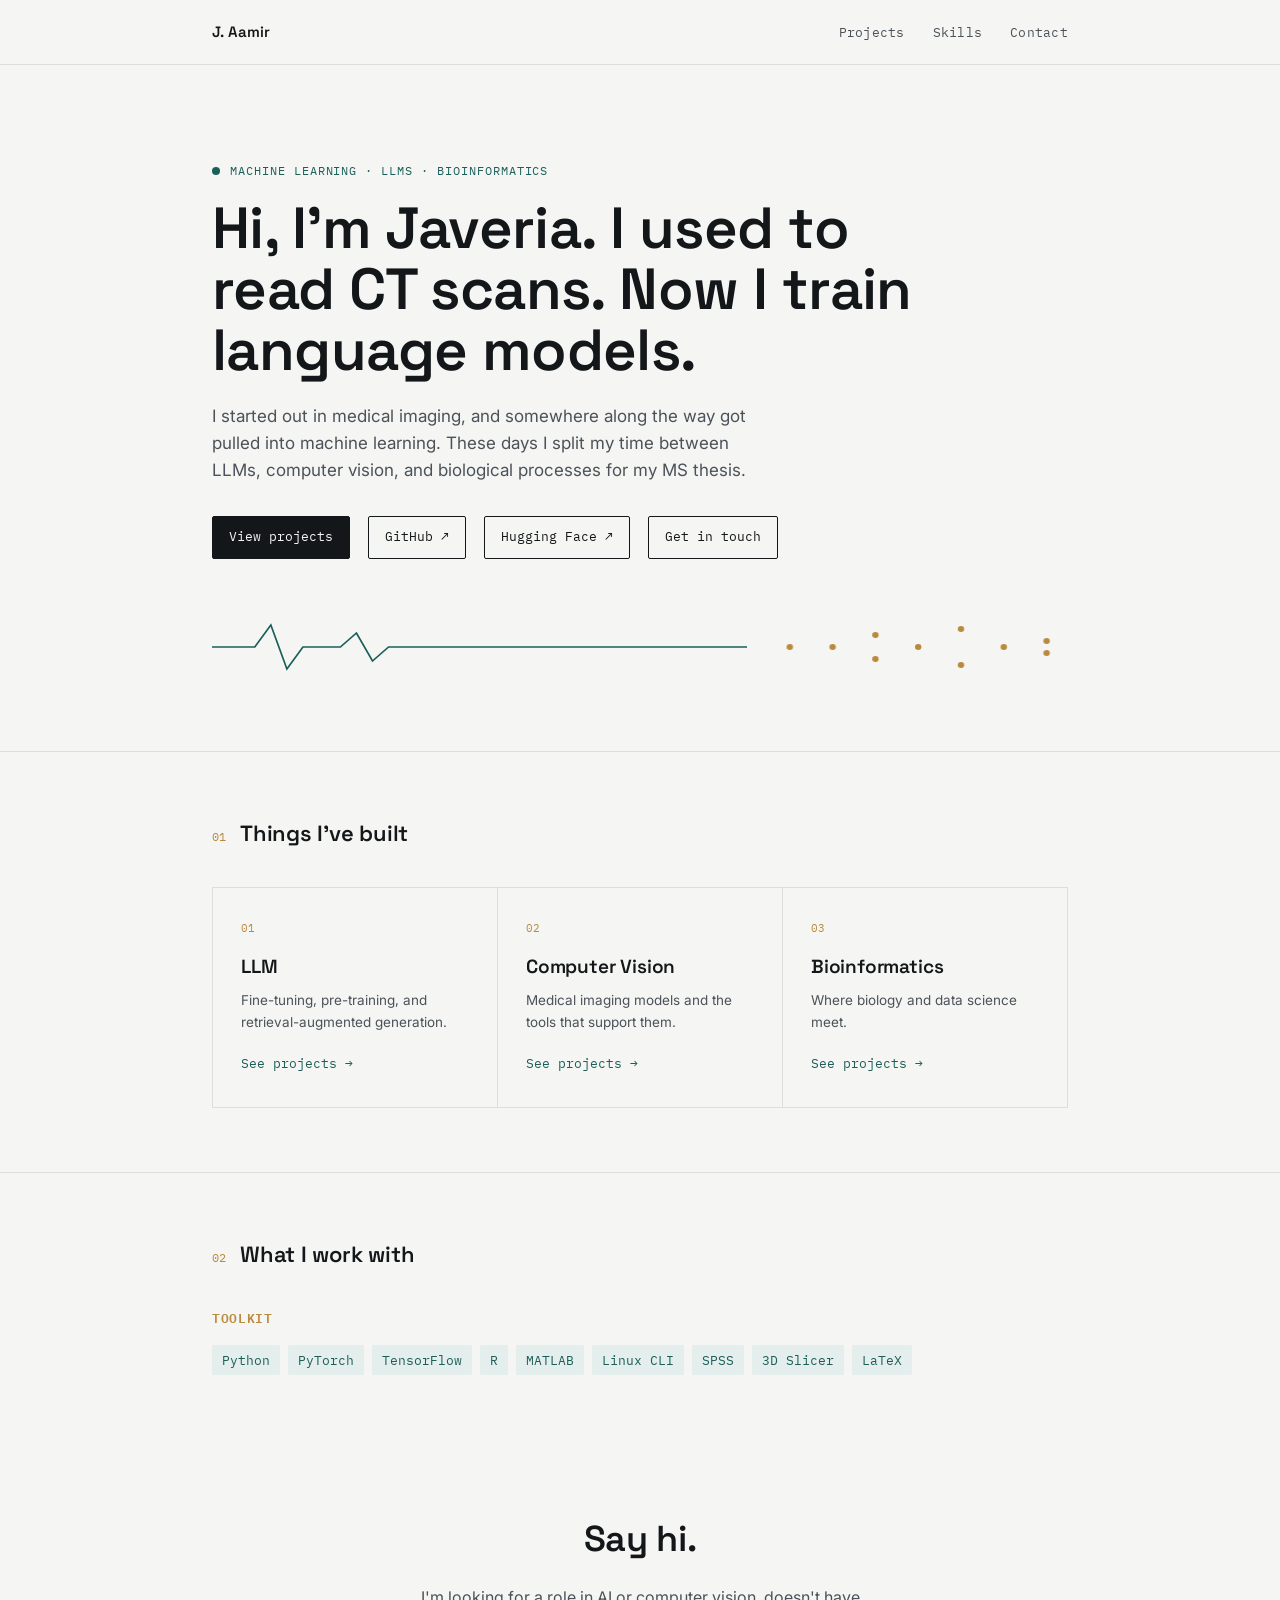
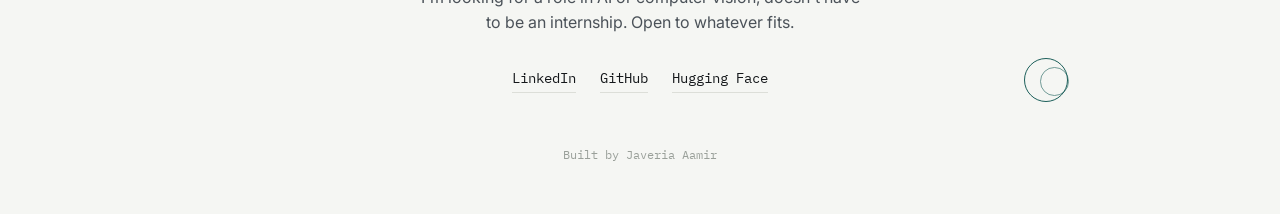
<file: index.html>
<!DOCTYPE html>
<html lang="en">
<head>
<meta charset="UTF-8">
<meta name="viewport" content="width=device-width, initial-scale=1.0">
<title>Javeria Aamir</title>
<meta name="description" content="Javeria Aamir. Machine learning, LLMs, computer vision, and bioinformatics.">
<link rel="preconnect" href="https://fonts.googleapis.com">
<link rel="preconnect" href="https://fonts.gstatic.com" crossorigin>
<link href="https://fonts.googleapis.com/css2?family=Space+Grotesk:wght@400;500;600;700&family=Inter:wght@400;500;600&family=IBM+Plex+Mono:wght@400;500&display=swap" rel="stylesheet">
<link rel="stylesheet" href="style.css">
</head>
<body>

<nav>
  <div class="wrap">
    <a class="nav-name" href="#top">J. Aamir</a>
    <ul class="nav-links">
      <li><a href="#projects">Projects</a></li>
      <li><a href="#skills">Skills</a></li>
      <li><a href="#contact">Contact</a></li>
    </ul>
  </div>
</nav>

<header class="hero" id="top">
  <div class="wrap">
    <div class="eyebrow">Machine Learning · LLMs · Bioinformatics</div>
    <h1>Hi, I'm Javeria. I used to read CT scans. Now I train language models.</h1>
    <p class="lede">I started out in medical imaging, and somewhere along the way got pulled into machine learning. These days I split my time between LLMs, computer vision, and biological processes for my MS thesis.</p>
    <div class="hero-links">
      <a class="primary" href="#projects">View projects</a>
      <a href="https://github.com/J-Aamir" target="_blank" rel="noopener">GitHub ↗</a>
      <a href="https://huggingface.co/Aspire-Pakistan" target="_blank" rel="noopener">Hugging Face ↗</a>
      <a href="#contact">Get in touch</a>
    </div>

    <div class="scan-wrap" aria-hidden="true">
      <svg viewBox="0 0 800 64" preserveAspectRatio="none">
        <path class="scan-path" d="M0,32 L40,32 L55,10 L70,54 L85,32 L120,32 L135,18 L150,46 L165,32 L200,32 L340,32 C 420,32 460,32 500,32" />
        <g class="scan-dots">
          <circle cx="540" cy="32" r="3" style="animation-delay:2.0s"/>
          <circle cx="580" cy="32" r="3" style="animation-delay:2.1s"/>
          <circle cx="620" cy="20" r="3" style="animation-delay:2.2s"/>
          <circle cx="620" cy="44" r="3" style="animation-delay:2.2s"/>
          <circle cx="660" cy="32" r="3" style="animation-delay:2.3s"/>
          <circle cx="700" cy="14" r="3" style="animation-delay:2.4s"/>
          <circle cx="700" cy="50" r="3" style="animation-delay:2.4s"/>
          <circle cx="740" cy="32" r="3" style="animation-delay:2.5s"/>
          <circle cx="780" cy="26" r="3" style="animation-delay:2.6s"/>
          <circle cx="780" cy="38" r="3" style="animation-delay:2.6s"/>
        </g>
      </svg>
    </div>
  </div>
</header>

<section id="projects">
  <div class="wrap">
    <div class="section-head"><span class="section-num">01</span><h2>Things I've built</h2></div>
    <div class="category-grid">
      <a class="category-tile" href="llm.html">
        <span class="cat-num">01</span>
        <h3>LLM</h3>
        <p>Fine-tuning, pre-training, and retrieval-augmented generation.</p>
        <span class="cat-go">See projects →</span>
      </a>
      <a class="category-tile" href="computer-vision.html">
        <span class="cat-num">02</span>
        <h3>Computer Vision</h3>
        <p>Medical imaging models and the tools that support them.</p>
        <span class="cat-go">See projects →</span>
      </a>
      <a class="category-tile" href="bioinformatics.html">
        <span class="cat-num">03</span>
        <h3>Bioinformatics</h3>
        <p>Where biology and data science meet.</p>
        <span class="cat-go">See projects →</span>
      </a>
    </div>
  </div>
</section>

<section id="skills">
  <div class="wrap">
    <div class="section-head"><span class="section-num">02</span><h2>What I work with</h2></div>
    <div class="skills-block">
      <h3>Toolkit</h3>
      <div class="tag-list">
        <span class="tag">Python</span>
        <span class="tag">PyTorch</span>
        <span class="tag">TensorFlow</span>
        <span class="tag">R</span>
        <span class="tag">MATLAB</span>
        <span class="tag">Linux CLI</span>
        <span class="tag">SPSS</span>
        <span class="tag">3D Slicer</span>
        <span class="tag">LaTeX</span>
      </div>
    </div>
  </div>
</section>

<footer id="contact">
  <div class="wrap">
    <h2>Say hi.</h2>
    <p>I'm looking for a role in AI or computer vision, doesn't have to be an internship. Open to whatever fits.</p>
    <div class="footer-row">
      <div class="contact-links">
        <a href="https://linkedin.com/in/javeriaaamirpk" target="_blank" rel="noopener">LinkedIn</a>
        <a href="https://github.com/J-Aamir" target="_blank" rel="noopener">GitHub</a>
        <a href="https://huggingface.co/Aspire-Pakistan" target="_blank" rel="noopener">Hugging Face</a>
      </div>
      <div class="oloid-stage corner" aria-hidden="true">
        <div class="oloid">
          <div class="oloid-ring a"></div>
          <div class="oloid-ring b"></div>
        </div>
      </div>
    </div>
    <span class="foot-note">Built by Javeria Aamir</span>
  </div>
</footer>

</body>
</html>
</file>
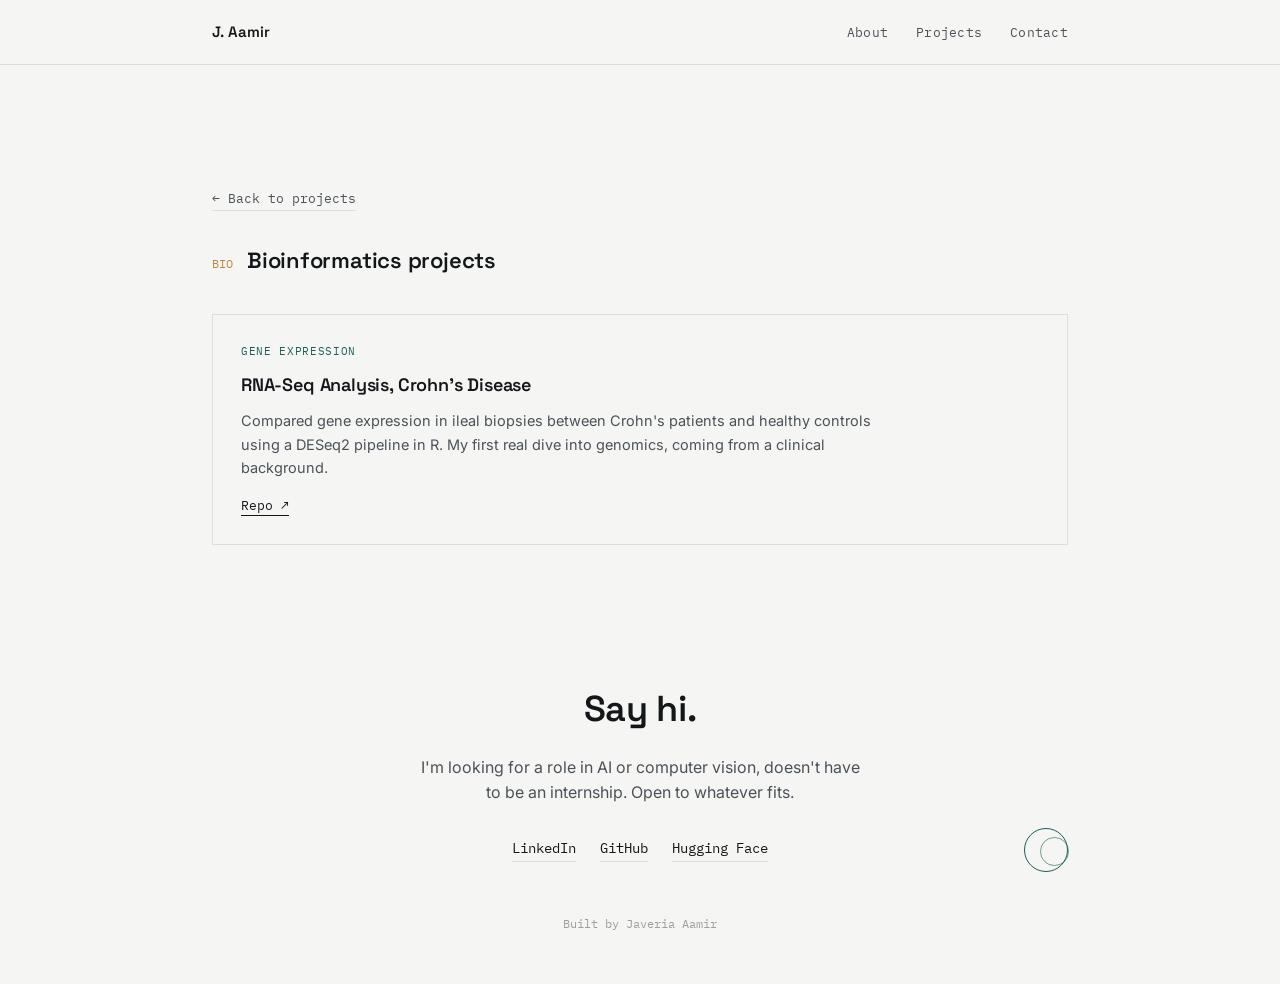
<file: bioinformatics.html>
<!DOCTYPE html>
<html lang="en">
<head>
<meta charset="UTF-8">
<meta name="viewport" content="width=device-width, initial-scale=1.0">
<title>Bioinformatics Projects — Javeria Aamir</title>
<link rel="preconnect" href="https://fonts.googleapis.com">
<link rel="preconnect" href="https://fonts.gstatic.com" crossorigin>
<link href="https://fonts.googleapis.com/css2?family=Space+Grotesk:wght@400;500;600;700&family=Inter:wght@400;500;600&family=IBM+Plex+Mono:wght@400;500&display=swap" rel="stylesheet">
<link rel="stylesheet" href="style.css">
</head>
<body>

<nav>
  <div class="wrap">
    <a class="nav-name" href="index.html">J. Aamir</a>
    <ul class="nav-links">
      <li><a href="index.html#about">About</a></li>
      <li><a href="index.html#projects">Projects</a></li>
      <li><a href="index.html#contact">Contact</a></li>
    </ul>
  </div>
</nav>

<section>
  <div class="wrap" style="padding-top:56px;">
    <a class="back-link" href="index.html#projects">← Back to projects</a>
    <div class="section-head"><span class="section-num">BIO</span><h2>Bioinformatics projects</h2></div>

    <div class="project-list">
      <div class="project-card">
        <span class="p-tag">Gene Expression</span>
        <h3>RNA-Seq Analysis, Crohn's Disease</h3>
        <p>Compared gene expression in ileal biopsies between Crohn's patients and healthy controls using a DESeq2 pipeline in R. My first real dive into genomics, coming from a clinical background.</p>
        <div class="p-links"><a href="https://github.com/J-Aamir/rstudio-crohns-gene-expression" target="_blank" rel="noopener">Repo ↗</a></div>
      </div>
    </div>
  </div>
</section>

<footer id="contact">
  <div class="wrap">
    <h2>Say hi.</h2>
    <p>I'm looking for a role in AI or computer vision, doesn't have to be an internship. Open to whatever fits.</p>
    <div class="footer-row">
      <div class="contact-links">
        <a href="https://linkedin.com/in/javeriaaamirpk" target="_blank" rel="noopener">LinkedIn</a>
        <a href="https://github.com/J-Aamir" target="_blank" rel="noopener">GitHub</a>
        <a href="https://huggingface.co/Aspire-Pakistan" target="_blank" rel="noopener">Hugging Face</a>
      </div>
      <div class="oloid-stage corner" aria-hidden="true">
        <div class="oloid">
          <div class="oloid-ring a"></div>
          <div class="oloid-ring b"></div>
        </div>
      </div>
    </div>
    <span class="foot-note">Built by Javeria Aamir</span>
  </div>
</footer>

</body>
</html>
</file>
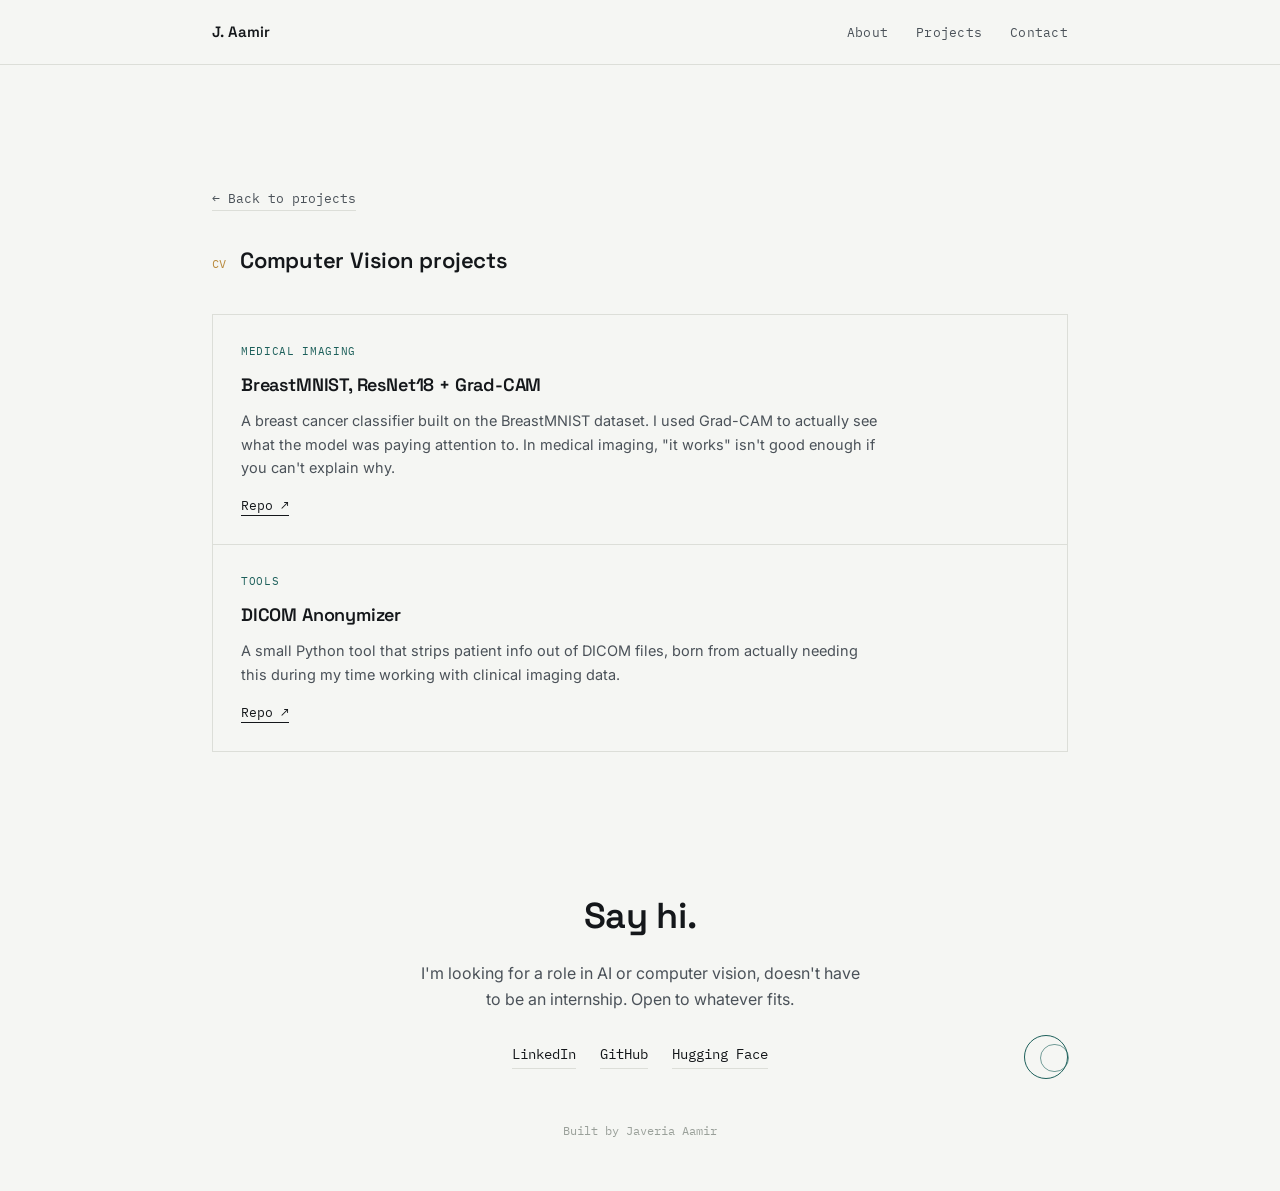
<file: computer-vision.html>
<!DOCTYPE html>
<html lang="en">
<head>
<meta charset="UTF-8">
<meta name="viewport" content="width=device-width, initial-scale=1.0">
<title>Computer Vision Projects — Javeria Aamir</title>
<link rel="preconnect" href="https://fonts.googleapis.com">
<link rel="preconnect" href="https://fonts.gstatic.com" crossorigin>
<link href="https://fonts.googleapis.com/css2?family=Space+Grotesk:wght@400;500;600;700&family=Inter:wght@400;500;600&family=IBM+Plex+Mono:wght@400;500&display=swap" rel="stylesheet">
<link rel="stylesheet" href="style.css">
</head>
<body>

<nav>
  <div class="wrap">
    <a class="nav-name" href="index.html">J. Aamir</a>
    <ul class="nav-links">
      <li><a href="index.html#about">About</a></li>
      <li><a href="index.html#projects">Projects</a></li>
      <li><a href="index.html#contact">Contact</a></li>
    </ul>
  </div>
</nav>

<section>
  <div class="wrap" style="padding-top:56px;">
    <a class="back-link" href="index.html#projects">← Back to projects</a>
    <div class="section-head"><span class="section-num">CV</span><h2>Computer Vision projects</h2></div>

    <div class="project-list">
      <div class="project-card">
        <span class="p-tag">Medical Imaging</span>
        <h3>BreastMNIST, ResNet18 + Grad-CAM</h3>
        <p>A breast cancer classifier built on the BreastMNIST dataset. I used Grad-CAM to actually see what the model was paying attention to. In medical imaging, "it works" isn't good enough if you can't explain why.</p>
        <div class="p-links"><a href="https://github.com/J-Aamir/BreastMNIST-ResNet18-GradCAM" target="_blank" rel="noopener">Repo ↗</a></div>
      </div>
      <div class="project-card">
        <span class="p-tag">Tools</span>
        <h3>DICOM Anonymizer</h3>
        <p>A small Python tool that strips patient info out of DICOM files, born from actually needing this during my time working with clinical imaging data.</p>
        <div class="p-links"><a href="https://github.com/J-Aamir/DICOM-anonymizer" target="_blank" rel="noopener">Repo ↗</a></div>
      </div>
    </div>
  </div>
</section>

<footer id="contact">
  <div class="wrap">
    <h2>Say hi.</h2>
    <p>I'm looking for a role in AI or computer vision, doesn't have to be an internship. Open to whatever fits.</p>
    <div class="footer-row">
      <div class="contact-links">
        <a href="https://linkedin.com/in/javeriaaamirpk" target="_blank" rel="noopener">LinkedIn</a>
        <a href="https://github.com/J-Aamir" target="_blank" rel="noopener">GitHub</a>
        <a href="https://huggingface.co/Aspire-Pakistan" target="_blank" rel="noopener">Hugging Face</a>
      </div>
      <div class="oloid-stage corner" aria-hidden="true">
        <div class="oloid">
          <div class="oloid-ring a"></div>
          <div class="oloid-ring b"></div>
        </div>
      </div>
    </div>
    <span class="foot-note">Built by Javeria Aamir</span>
  </div>
</footer>

</body>
</html>
</file>
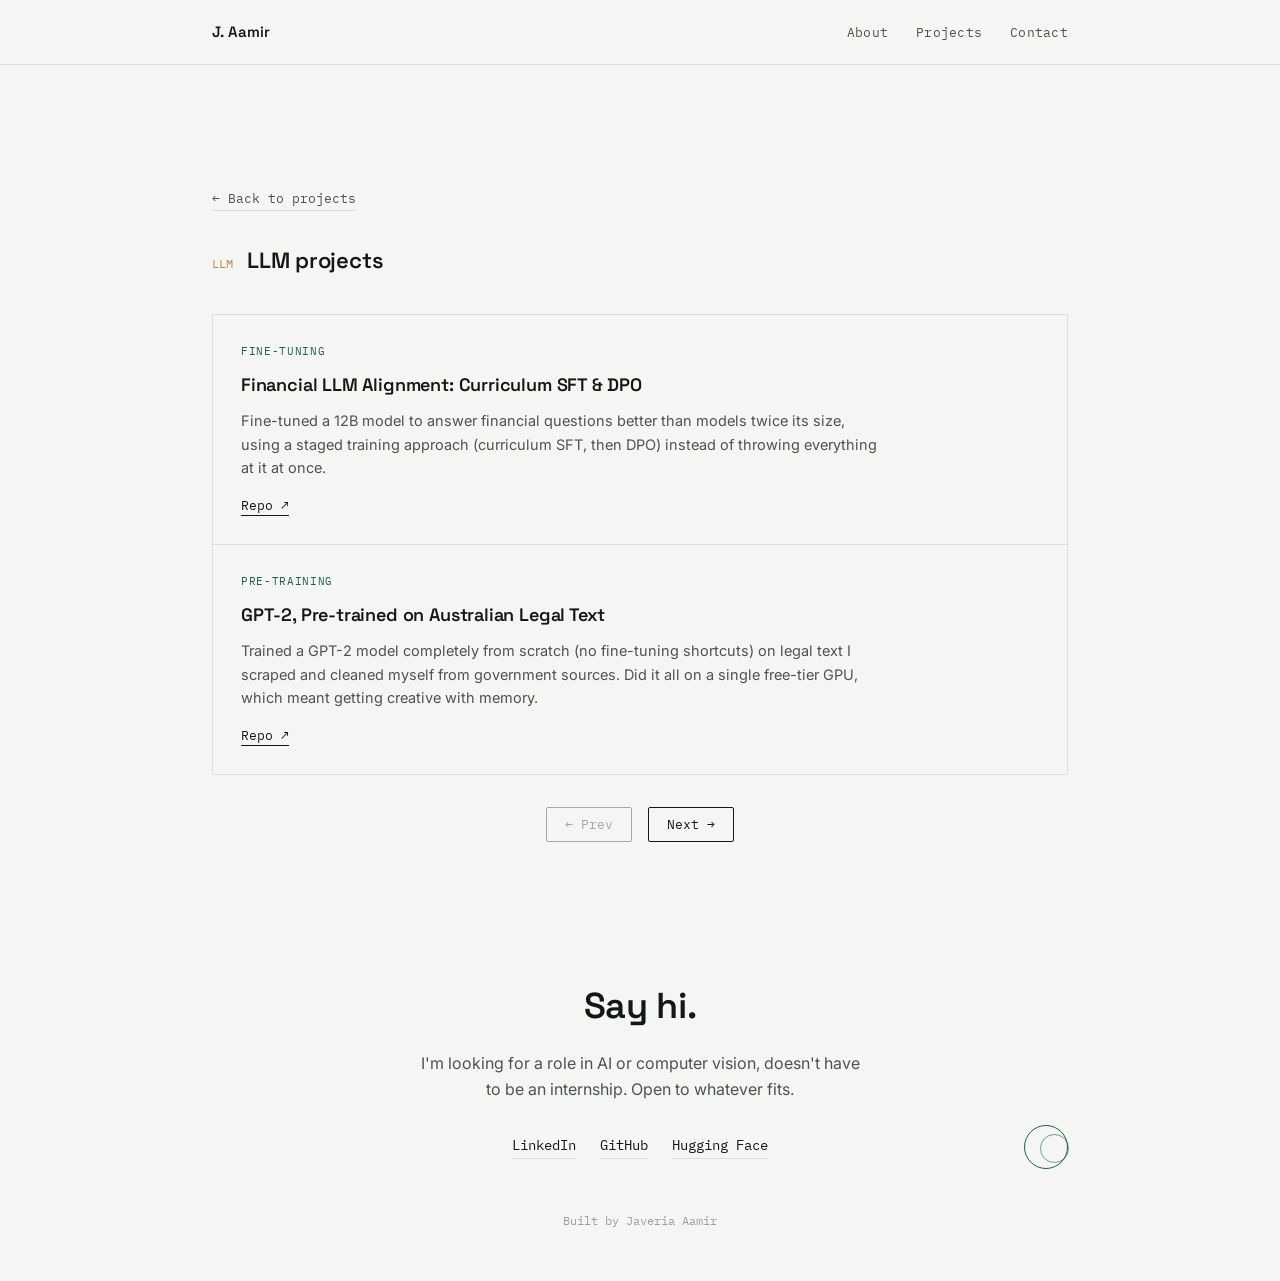
<file: llm.html>
<!DOCTYPE html>
<html lang="en">
<head>
<meta charset="UTF-8">
<meta name="viewport" content="width=device-width, initial-scale=1.0">
<title>LLM Projects — Javeria Aamir</title>
<link rel="preconnect" href="https://fonts.googleapis.com">
<link rel="preconnect" href="https://fonts.gstatic.com" crossorigin>
<link href="https://fonts.googleapis.com/css2?family=Space+Grotesk:wght@400;500;600;700&family=Inter:wght@400;500;600&family=IBM+Plex+Mono:wght@400;500&display=swap" rel="stylesheet">
<link rel="stylesheet" href="style.css">
</head>
<body>

<nav>
  <div class="wrap">
    <a class="nav-name" href="index.html">J. Aamir</a>
    <ul class="nav-links">
      <li><a href="index.html#about">About</a></li>
      <li><a href="index.html#projects">Projects</a></li>
      <li><a href="index.html#contact">Contact</a></li>
    </ul>
  </div>
</nav>

<section>
  <div class="wrap" style="padding-top:56px;">
    <a class="back-link" href="index.html#projects">← Back to projects</a>
    <div class="section-head"><span class="section-num">LLM</span><h2>LLM projects</h2></div>

    <div class="project-list" id="project-list"></div>
    <div class="pager">
      <button id="prev-btn">← Prev</button>
      <button id="next-btn">Next →</button>
    </div>
  </div>
</section>

<footer id="contact">
  <div class="wrap">
    <h2>Say hi.</h2>
    <p>I'm looking for a role in AI or computer vision, doesn't have to be an internship. Open to whatever fits.</p>
    <div class="footer-row">
      <div class="contact-links">
        <a href="https://linkedin.com/in/javeriaaamirpk" target="_blank" rel="noopener">LinkedIn</a>
        <a href="https://github.com/J-Aamir" target="_blank" rel="noopener">GitHub</a>
        <a href="https://huggingface.co/Aspire-Pakistan" target="_blank" rel="noopener">Hugging Face</a>
      </div>
      <div class="oloid-stage corner" aria-hidden="true">
        <div class="oloid">
          <div class="oloid-ring a"></div>
          <div class="oloid-ring b"></div>
        </div>
      </div>
    </div>
    <span class="foot-note">Built by Javeria Aamir</span>
  </div>
</footer>

<script>
  const projects = [
    {
      tag: "Fine-tuning",
      title: "Financial LLM Alignment: Curriculum SFT & DPO",
      desc: "Fine-tuned a 12B model to answer financial questions better than models twice its size, using a staged training approach (curriculum SFT, then DPO) instead of throwing everything at it at once.",
      link: "https://github.com/J-Aamir/FineTuned-Finance-Models-Evaluation-using-Judge",
      linkLabel: "Repo ↗"
    },
    {
      tag: "Pre-training",
      title: "GPT-2, Pre-trained on Australian Legal Text",
      desc: "Trained a GPT-2 model completely from scratch (no fine-tuning shortcuts) on legal text I scraped and cleaned myself from government sources. Did it all on a single free-tier GPU, which meant getting creative with memory.",
      link: "https://github.com/J-Aamir/Domain-Specific-GPT2-Pretraining-Australian-Legal-Corpus",
      linkLabel: "Repo ↗"
    },
    {
      tag: "RAG",
      title: "RAG-based Systematic Review Assistant",
      desc: "Systematic reviews take forever to write by hand, so I built an assistant that speeds it up: searching academic literature by meaning, not keywords, using FAISS and Llama 3.3 under the hood.",
      link: "https://huggingface.co/Aspire-Pakistan",
      linkLabel: "Hugging Face ↗"
    }
  ];

  const perPage = 2;
  let page = 0;
  const totalPages = Math.ceil(projects.length / perPage);
  const listEl = document.getElementById('project-list');
  const prevBtn = document.getElementById('prev-btn');
  const nextBtn = document.getElementById('next-btn');

  function render(){
    const start = page * perPage;
    const items = projects.slice(start, start + perPage);
    listEl.innerHTML = items.map(p => `
      <div class="project-card">
        <span class="p-tag">${p.tag}</span>
        <h3>${p.title}</h3>
        <p>${p.desc}</p>
        <div class="p-links"><a href="${p.link}" target="_blank" rel="noopener">${p.linkLabel}</a></div>
      </div>
    `).join('');
    prevBtn.disabled = page === 0;
    nextBtn.disabled = page >= totalPages - 1;
  }

  prevBtn.addEventListener('click', () => { if(page > 0){ page--; render(); } });
  nextBtn.addEventListener('click', () => { if(page < totalPages - 1){ page++; render(); } });

  render();
</script>

</body>
</html>
</file>
<file: style.css>
:root{
  --paper:#F5F6F3;
  --paper-dim:#ECEDE9;
  --ink:#14171A;
  --ink-soft:#4B5259;
  --teal:#1C5F5A;
  --teal-soft:#E4EEEC;
  --amber:#B98A3D;
  --line:#DCDED8;
  --radius:2px;
}
*{box-sizing:border-box;}
html{scroll-behavior:smooth;}
@media (prefers-reduced-motion: reduce){
  html{scroll-behavior:auto;}
  *{animation-duration:0.001ms !important; animation-iteration-count:1 !important; transition-duration:0.001ms !important;}
}
body{
  margin:0;
  background:var(--paper);
  color:var(--ink);
  font-family:'Inter',sans-serif;
  font-size:16px;
  line-height:1.6;
  -webkit-font-smoothing:antialiased;
}
h1,h2,h3{
  font-family:'Space Grotesk',sans-serif;
  font-weight:600;
  margin:0;
  letter-spacing:-0.01em;
}
.mono{ font-family:'IBM Plex Mono',monospace; }
a{color:inherit;}
.wrap{
  max-width:920px;
  margin:0 auto;
  padding:0 32px;
}

/* ---------- NAV ---------- */
nav{
  position:sticky;
  top:0;
  z-index:50;
  background:rgba(245,246,243,0.88);
  backdrop-filter:blur(6px);
  border-bottom:1px solid var(--line);
}
nav .wrap{
  display:flex;
  justify-content:space-between;
  align-items:center;
  height:64px;
}
.nav-name{
  font-family:'Space Grotesk',sans-serif;
  font-weight:600;
  font-size:15px;
  text-decoration:none;
}
.nav-links{
  display:flex;
  gap:28px;
  list-style:none;
  margin:0;
  padding:0;
}
.nav-links a{
  text-decoration:none;
  font-size:13px;
  font-family:'IBM Plex Mono',monospace;
  color:var(--ink-soft);
  letter-spacing:0.02em;
  transition:color 0.2s ease;
}
.nav-links a:hover{color:var(--teal);}
@media (max-width:640px){ .nav-links{display:none;} }

/* ---------- HERO ---------- */
header.hero{
  padding:96px 0 72px;
  border-bottom:1px solid var(--line);
}
.eyebrow{
  font-family:'IBM Plex Mono',monospace;
  font-size:12px;
  letter-spacing:0.08em;
  text-transform:uppercase;
  color:var(--teal);
  margin-bottom:18px;
  display:flex;
  align-items:center;
  gap:10px;
}
.eyebrow::before{
  content:'';
  width:8px;height:8px;
  background:var(--teal);
  display:inline-block;
  border-radius:50%;
}
.hero h1{
  font-size:clamp(38px,6vw,58px);
  line-height:1.05;
  max-width:720px;
}
.hero p.lede{
  margin-top:22px;
  max-width:560px;
  font-size:17px;
  color:var(--ink-soft);
}
.hero-links{
  margin-top:32px;
  display:flex;
  gap:18px;
  flex-wrap:wrap;
}
.hero-links a{
  text-decoration:none;
  font-family:'IBM Plex Mono',monospace;
  font-size:13px;
  padding:10px 16px;
  border:1px solid var(--ink);
  border-radius:var(--radius);
  transition:background 0.2s ease, color 0.2s ease;
}
.hero-links a.primary{ background:var(--ink); color:var(--paper); }
.hero-links a.primary:hover{background:var(--teal); border-color:var(--teal);}
.hero-links a:not(.primary):hover{background:var(--paper-dim);}

/* signature scanline */
.scan-wrap{ margin-top:56px; width:100%; height:64px; }
.scan-wrap svg{width:100%; height:100%; display:block;}
.scan-path{
  stroke:var(--teal);
  stroke-width:1.6;
  fill:none;
  stroke-dasharray:900;
  stroke-dashoffset:900;
  animation:draw 2.2s ease-out forwards 0.3s;
}
.scan-dots circle{
  fill:var(--amber);
  opacity:0;
  animation:fadeIn 0.5s ease forwards;
}
@keyframes draw{ to { stroke-dashoffset:0; } }
@keyframes fadeIn{ to { opacity:1; } }

/* ---------- SECTIONS ---------- */
section{ padding:64px 0; border-bottom:1px solid var(--line); }
section:last-of-type{border-bottom:none;}
.section-head{
  display:flex;
  align-items:baseline;
  gap:14px;
  margin-bottom:36px;
}
.section-num{ font-family:'IBM Plex Mono',monospace; font-size:12px; color:var(--amber); }
.section-head h2{font-size:22px;}

/* about */
.about-grid{ display:flex; flex-direction:column; gap:6px; }
.about-grid p{color:var(--ink-soft); margin:0 0 16px; max-width:640px;}

/* oloid — footer corner accent (simple 2D rotation, no 3D/perspective dependency) */
.footer-row{
  position:relative;
  display:flex;
  justify-content:center;
  align-items:center;
  margin-bottom:48px;
}
.oloid-stage{
  width:44px;
  height:44px;
}
.oloid-stage.corner{
  position:absolute;
  right:0;
  top:50%;
  transform:translateY(-50%);
}
@media (max-width:640px){ .oloid-stage.corner{ display:none; } }
.oloid{
  position:relative;
  width:100%;
  height:100%;
  animation:oloid-rotate 6s linear infinite;
}
.oloid-ring{
  position:absolute;
  border:1.4px solid var(--teal);
  border-radius:50%;
}
.oloid-ring.a{ inset:0; }
.oloid-ring.b{ top:9px; left:16px; width:65%; height:65%; opacity:0.6; }
@keyframes oloid-rotate{
  from{ transform:rotate(0deg); }
  to{ transform:rotate(360deg); }
}

/* category tiles on homepage */
.category-grid{
  display:grid;
  grid-template-columns:repeat(3,1fr);
  gap:1px;
  background:var(--line);
  border:1px solid var(--line);
}
@media (max-width:720px){ .category-grid{grid-template-columns:1fr;} }
.category-tile{
  background:var(--paper);
  padding:32px 28px;
  text-decoration:none;
  color:var(--ink);
  display:block;
  transition:background 0.2s ease;
}
.category-tile:hover{background:var(--paper-dim);}
.category-tile .cat-num{
  font-family:'IBM Plex Mono',monospace;
  font-size:11px;
  color:var(--amber);
  display:block;
  margin-bottom:14px;
}
.category-tile h3{font-size:19px; margin-bottom:8px;}
.category-tile p{font-size:13.5px; color:var(--ink-soft); margin:0 0 16px;}
.category-tile .cat-go{
  font-family:'IBM Plex Mono',monospace;
  font-size:12.5px;
  color:var(--teal);
}
.category-tile:hover .cat-go{text-decoration:underline;}

/* project detail pages */
.back-link{
  display:inline-block;
  margin-bottom:32px;
  font-family:'IBM Plex Mono',monospace;
  font-size:13px;
  text-decoration:none;
  color:var(--ink-soft);
  border-bottom:1px solid var(--line);
}
.back-link:hover{color:var(--teal); border-color:var(--teal);}
.project-list{ display:flex; flex-direction:column; gap:1px; background:var(--line); border:1px solid var(--line); }
.project-card{ background:var(--paper); padding:28px; }
.project-card .p-tag{
  font-family:'IBM Plex Mono',monospace;
  font-size:11px;
  color:var(--teal);
  text-transform:uppercase;
  letter-spacing:0.06em;
  margin-bottom:10px;
  display:block;
}
.project-card h3{font-size:18px; margin-bottom:10px;}
.project-card p{font-size:14.5px; color:var(--ink-soft); max-width:640px; margin:0 0 16px;}
.p-links{display:flex; gap:14px;}
.p-links a{
  font-family:'IBM Plex Mono',monospace;
  font-size:12.5px;
  text-decoration:none;
  color:var(--ink);
  border-bottom:1px solid var(--ink);
}
.p-links a:hover{color:var(--teal); border-color:var(--teal);}

.pager{ display:flex; justify-content:center; gap:16px; margin-top:32px; }
.pager button{
  font-family:'IBM Plex Mono',monospace;
  font-size:13px;
  background:none;
  border:1px solid var(--ink);
  padding:8px 18px;
  cursor:pointer;
  color:var(--ink);
  border-radius:var(--radius);
  transition:background 0.2s ease, color 0.2s ease;
}
.pager button:hover:not(:disabled){background:var(--ink); color:var(--paper);}
.pager button:disabled{opacity:0.35; cursor:default;}

.note-card{
  background:var(--teal-soft);
  border:1px dashed var(--teal);
  padding:20px 24px;
  font-size:13.5px;
  color:var(--teal);
  font-family:'IBM Plex Mono',monospace;
}

/* skills */
.skills-block h3{
  font-size:13px;
  font-family:'IBM Plex Mono',monospace;
  text-transform:uppercase;
  letter-spacing:0.05em;
  color:var(--amber);
  margin-bottom:16px;
}
.tag-list{display:flex; flex-wrap:wrap; gap:8px;}
.tag{
  font-size:12.5px;
  padding:5px 10px;
  background:var(--teal-soft);
  color:var(--teal);
  border-radius:var(--radius);
  font-family:'IBM Plex Mono',monospace;
}

/* contact / footer */
footer{ padding:72px 0 48px; text-align:center; }
footer h2{font-size:clamp(26px,4vw,36px); margin-bottom:16px;}
footer p{color:var(--ink-soft); max-width:440px; margin:0 auto 32px;}
.contact-links{
  display:flex;
  justify-content:center;
  gap:24px;
  flex-wrap:wrap;
}
.contact-links a{
  text-decoration:none;
  font-family:'IBM Plex Mono',monospace;
  font-size:13.5px;
  padding-bottom:2px;
  border-bottom:1px solid var(--line);
  transition:border-color 0.2s ease, color 0.2s ease;
}
.contact-links a:hover{color:var(--teal); border-color:var(--teal);}
.foot-note{ font-size:11.5px; color:#9AA09A; font-family:'IBM Plex Mono',monospace; }
</file>
